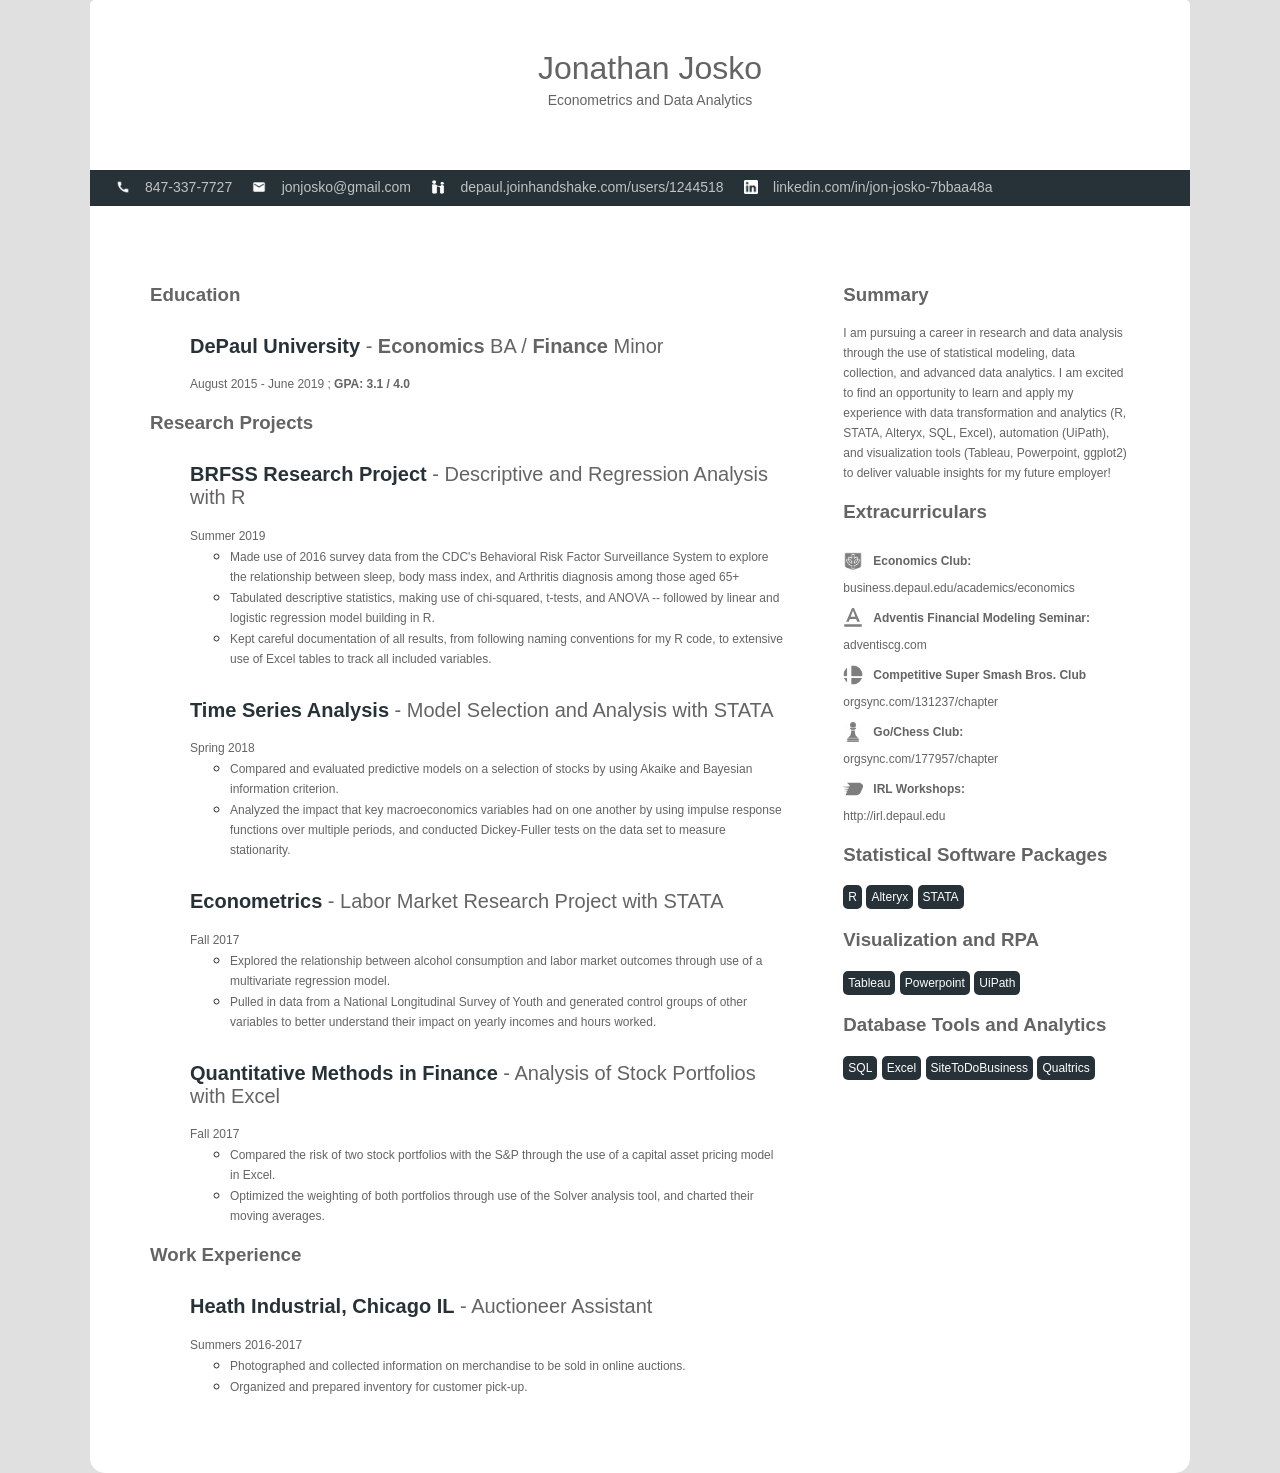
<file: index.html>
<!DOCTYPE html>
<html>
  <head>
    <title>Jon Josko - Resume</title>
    <meta charset="utf-8"/>
    <link type="text/css" rel="stylesheet" href="styles/compiled-styles.css"/>
  </head>
  <body>
    <div class="page-container">
      <div class="res-head">
        <div class="head-text">
          <h1>Jonathan Josko</h1>
          <p>Econometrics and Data Analytics</p>
        </div>
      </div>
      <div class="res-neck">
        <div class="res-contact">
          <div class="contact"><div class="contact-icon" id="phone"></div>847-337-7727</div>
          <a href="mailto:jonjosko@gmail.com"><div class="contact"><div class="contact-icon" id="email"></div>jonjosko@gmail.com</div></a>
          <a href="https://depaul.joinhandshake.com/users/1244518?ref=topbar-search-result"><div class="contact"><div class="contact-icon" id="handshake"></div>depaul.joinhandshake.com/users/1244518</div></a>
          <a href="https://www.linkedin.com/in/jon-josko-7bbaa48a/"><div class="contact"><div class="contact-icon" id="linkedin"></div>linkedin.com/in/jon-josko-7bbaa48a</div></a>
        </div>
      </div>
      <div class="res-body">
        <div class=" body-container res-ex">
          <h3>Education</h3>
          <ul>
            <li class="first">
              <h2><a href="https://depaul.edu">DePaul University</a><span> - <strong>Economics</strong > BA / <strong>Finance</strong> Minor</span></h2>
              <p>August 2015 - June 2019 ; <strong>GPA: 3.1 / 4.0</strong></p>
            </li>
          </ul>
          <h3>Research Projects</h3>
          <ul>
            <a href="https://jonjosko.github.io/resume/coursework/BRFSS_Analysis.zip"><li class="first">
              <h2>BRFSS Research Project<span> - Descriptive and Regression Analysis with R</span></h2>
              <p>Summer 2019</p>
              <ul>
                <li><p>Made use of 2016 survey data from the CDC's Behavioral Risk Factor Surveillance System to explore the relationship between sleep, body mass index, and Arthritis diagnosis among those aged 65+ </p></li>
                <li><p>Tabulated descriptive statistics, making use of chi-squared, t-tests, and ANOVA -- followed by linear and logistic regression model building in R.</p></li>
                <li><p>Kept careful documentation of all results, from following naming conventions for my R code, to extensive use of Excel tables to track all included variables.</p></li>
              </ul>
            </li></a>
            <a href="https://jonjosko.github.io/resume/coursework/eco376_final.pdf"><li class="first">
              <h2>Time Series Analysis<span> - Model Selection and Analysis with STATA</span></h2>
              <p>Spring 2018</p>
              <ul>
                <li><p>Compared and evaluated predictive models on a selection of stocks by using Akaike and Bayesian information criterion.</p></li>
                <li><p>Analyzed the impact that key macroeconomics variables had on one another by using impulse response functions over multiple periods, and conducted Dickey-Fuller tests on the data set to measure stationarity.</p></li>
              </ul>
            </li></a>
            <li class="first">
              <a href="https://jonjosko.github.io/resume/coursework/eco375_final.pdf">
              <h2>Econometrics<span> - Labor Market Research Project with STATA</span></h2>
              <p>Fall 2017</p>
              <ul>
                <li><p>Explored the relationship between alcohol consumption and labor market outcomes through use of a multivariate regression model.</p></li>
                <li><p>Pulled in data from a National Longitudinal Survey of Youth and generated control groups of other variables to better understand their impact on yearly incomes and hours worked.</p></li>
              </ul>
            </li></a>
            <li class="first">
              <a href="https://jonjosko.github.io/resume/coursework/fin202_final.xlsx">
              <h2>Quantitative Methods in Finance<span> - Analysis of Stock Portfolios with Excel</span></h2>
              <p>Fall 2017</p>
              <ul>
                <li><p>Compared the risk of two stock portfolios with the S&amp;P through the use of a capital asset pricing model in Excel.</p></li>
                <li><p>Optimized the weighting of both portfolios through use of the Solver analysis tool, and charted their moving averages.</p></li>
              </ul>
            </li></a>
          </ul>
          <h3>Work Experience</h3>
          <ul>
            <li class="first">
              <a href="https://heathindustrial.com/">
              <h2>Heath Industrial, Chicago IL<span> - Auctioneer Assistant</span></h2>
              <p>Summers 2016-2017</p>
              <ul>
                <li><p>Photographed and collected information on merchandise to be sold in online auctions.</p></li>
                <li><p>Organized and prepared inventory for customer pick-up.</p></li>
              </ul>
            </li></a>
          </ul>
        </div>
        <div class="body-container res-sum">
          <h3>Summary</h3>
          <p>I am pursuing a career in research and data analysis through the use of statistical modeling, data collection, and advanced data analytics. I am excited to find an opportunity to learn and apply my experience with data transformation and analytics (R, STATA, Alteryx, SQL, Excel), automation (UiPath), and visualization tools (Tableau, Powerpoint, ggplot2) to deliver valuable insights for my future employer!</p>
          <h3>Extracurriculars</h3>
          <a href="https://business.depaul.edu/academics/economics/student-resources/Pages/student-organizations.aspx"><div class="project"><div class="favicon" id="fav1"></div>Economics Club:</div><br>business.depaul.edu/academics/economics</a>
          <a href="https://adventiscg.com/"><div class="project"><div class="favicon" id="fav2"></div>Adventis Financial Modeling Seminar:</div><br>adventiscg.com<br></a>
          <a href="https://orgsync.com/131237/chapter"><div class="project"><div class="favicon" id="fav3"></div>Competitive Super Smash Bros. Club</div><br>orgsync.com/131237/chapter<br></a>
          <a href="https://orgsync.com/177957/chapter"><div class="project"><div class="favicon" id="fav4"></div>Go/Chess Club:</div><br>orgsync.com/177957/chapter<br></a>
          <a href="http://irl.depaul.edu/"><div class="project"><div class="favicon" id="fav5"></div>IRL Workshops:</div><br>http://irl.depaul.edu<br></a>
          <h3>Statistical Software Packages</h3>
          <div class="sum-list">
            <span>R</span>
            <span>Alteryx</span>
            <span>STATA<span>
          </div>
          <h3>Visualization and RPA</h3>
          <div class="sum-list">
            <span>Tableau</span>
            <span>Powerpoint</span>
            <span>UiPath</span>
          </div>
          <h3>Database Tools and Analytics</h3>
          <div class="sum-list">
            <span>SQL</span>
            <span>Excel</span>
            <span>SiteToDoBusiness</span>
            <span>Qualtrics</span>
          </div>
        </div>
      </div>
    </div>
  </body>
</html>
</file>
<file: styles/compiled-styles.css>
body {
  background-color: #E0E0E0;
  color: #646464;
  font-family: Roboto, sans-serif;
  line-height: 20px; }

a {
  text-decoration: none;
  color: #263238; }
  a:hover {
    text-decoration: underline; }

.first {
  list-style: none; }

.page-container {
  position: absolute;
  background-color: #fff;
  margin: 0px auto 0px auto;
  left: 0;
  right: 0;
  top: 0;
  bottom: 0;
  border-radius: 5px;
  max-width: 1100px; }

.res-head {
    text-align: center;
    width: 100%;
  background-color: #fff;
  padding: 40px 0px 40px 0px;
  display: inline-flex;
  border-radius: 15px 15px 0px 0px; }
  .res-head .circle-image {
    background-color: #E0E0E0;
    height: 80px;
    width: 80px;
    border-radius: 100%;
    background-image: url("../res/jon.jpg");
    background-position: center -40px;
    background-repeat: no-repeat;
    background-size: 140%; }
  .res-head .head-text {
    width: 100%;
    padding-left: 20px; 
    }
    .res-head .head-text h1 {
      font-weight: normal;
      margin: 18px 0px 12px 0px; }
    .res-head .head-text p {
      color: #646464;
      margin: 5px 5px 20px 5px;
      font-size: 14px; }

.res-neck {
  background-color: #263238;
  padding: 10px;
  color: rgba(255, 255, 255, 0.7); }
  .res-neck .res-contact {
    line-height: 14px; }
    .res-neck .res-contact .contact {
      display: inline-flex;
      font-size: 14px;
      color: rgba(255, 255, 255, 0.7);
      margin-left: auto;
      margin-right: auto; }
      .res-neck .res-contact .contact .contact-icon {
        width: 15px;
        margin: 0px 15px 0px 15px;
        background-repeat: no-repeat; }
      .res-neck .res-contact .contact #phone {
        background-image: url("../res/phone.png");
        background-position: center;
        background-size: contain; }
      .res-neck .res-contact .contact #email {
        background-image: url("../res/email.png");
        background-position: center;
        background-size: contain; }
      .res-neck .res-contact .contact #handshake {
        background-image: url("../res/handshake.png");
        background-position: center;
        background-size: contain;
        filter: brightness(0) invert(1); }
      .res-neck .res-contact .contact #linkedin {
        background-image: url("../res/linkedin.png");
        background-position: center;
        background-size: contain;
        filter: invert(1); }

.res-body {
  background-color: #fff;
  padding: 30px;
  display: grid;
  grid-template-columns: 2fr 1fr;
  border-radius: 0px 0px 15px 15px; }
  .res-body h3 {
    font-weight: normal;
    color: #646464;
    font-weight: bolder; }
  .res-body p {
    color: #646464;
    font-size: 12px; }
  .res-body .body-container {
    padding: 30px; }
  .res-body .res-ex p {
    margin: 0px; }
  .res-body .res-ex h2 {
    font-size: 20px;
    margin-top: 30px;
    color: #263238;
    line-height: normal; }
  .res-body .res-ex span {
    font-weight: lighter;
    color: #646464; }
  .res-body .res-sum a {
    color: #646464;
    font-size: 12px; }
  .res-body .res-sum p {
    font-size: 12px; }
  .res-body .res-sum li {
    font-size: 12px;
    color: #646464; }
  .res-body .res-sum .project {
    display: inline-flex;
    font-size: 12px;
    font-weight: bold;
    color: #646464;
    padding-top: 10px; }
    .res-body .res-sum .project #fav1 {
      background-image: url("../res/depaul.png");
      background-repeat: no-repeat;
      background-size: 150%;
      background-position: center;
      filter: brightness(0); }
    .res-body .res-sum .project #fav2 {
      background-image: url("../res/a-icon.svg");
      background-repeat: no-repeat;
      background-size: 150%;
      background-position: center; }
    .res-body .res-sum .project #fav3 {
      background-image: url("../res/smash.png");
      background-repeat: no-repeat;
      background-size: contain;
      background-position: center;
      filter: brightness(0); }
    .res-body .res-sum .project #fav4 {
      background-image: url("../res/chess.png");
      background-repeat: no-repeat;
      background-size: contain;
      background-position: center;
      filter: brightness(0); }
    .res-body .res-sum .project #fav5 {
      background-image: url("../res/d.svg");
      background-repeat: no-repeat;
      background-size: 120%;
      background-position: center;
      filter: brightness(0); }
  .res-body .res-sum .favicon {
    width: 20px;
    height: 20px;
    margin-right: 10px;
    opacity: 0.5; }
  .res-body .res-sum span {
    background-color: #263238;
    color: white;
    font-size: 12px;
    padding: 5px;
    line-height: 28px;
    border-radius: 5px; }
    .res-body .res-sum span span {
      padding: 0px;
      color: #263238; }

/*# sourceMappingURL=compiled-styles.css.map */
</file>
